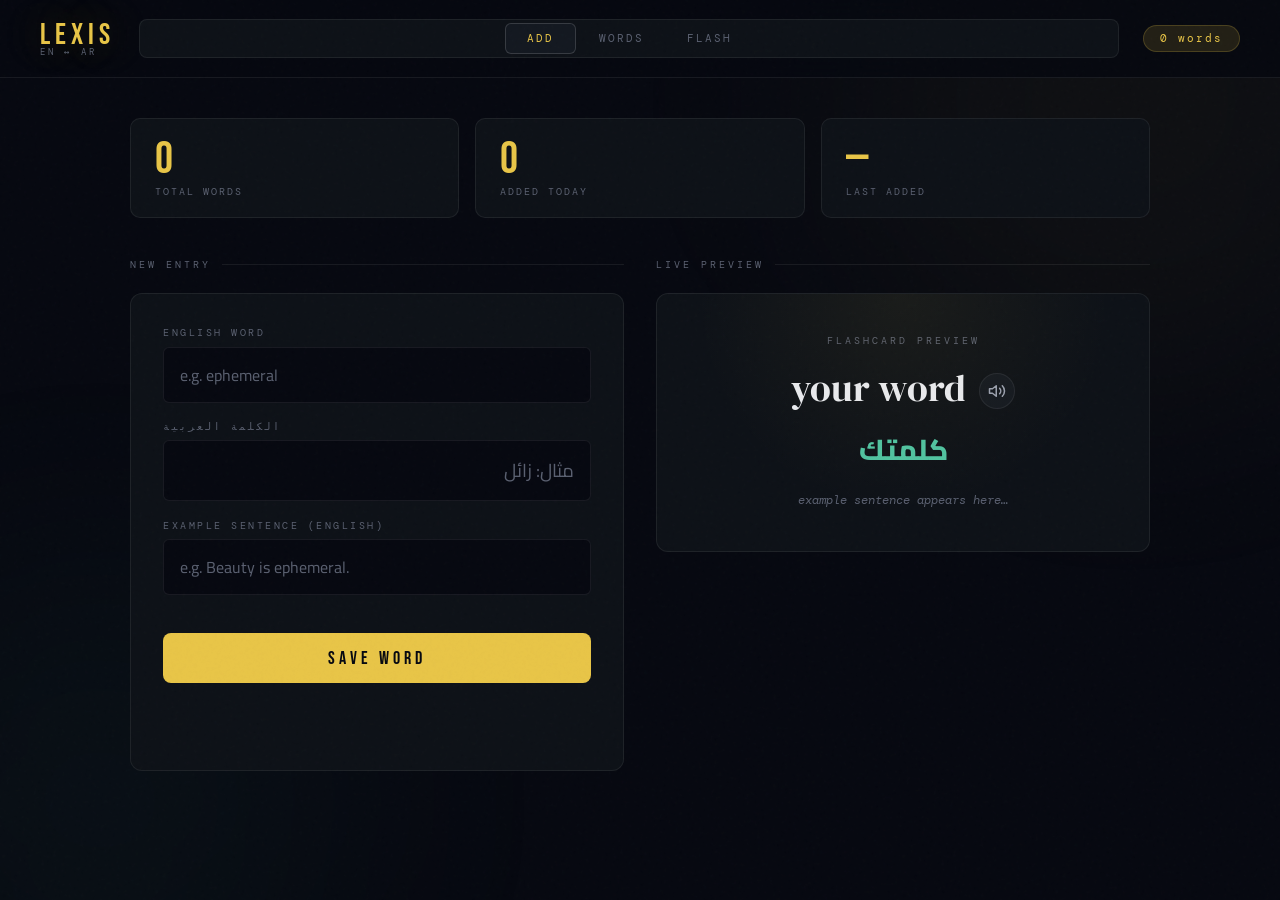
<file: index.html>
<!doctype html>
<html lang="en">
  <head>
    <meta charset="UTF-8" />
    <meta name="viewport" content="width=device-width, initial-scale=1.0" />
    <title>LEXIS — EN ↔ AR Vocabulary</title>
    <meta http-equiv="refresh" content="0; url=flashcard-app.html" />
  </head>
  <body>
    <p>
      If you are not redirected,
      <a href="flashcard-app.html">open the flashcard app</a>.
    </p>
  </body>
</html>
</file>
<file: style.css>
:root {
  --bg: #060810;
  --surface: #0d1117;
  --surface2: #131820;
  --border: rgba(255, 255, 255, 0.07);
  --border-bright: rgba(255, 255, 255, 0.15);
  --text: #e8eaf0;
  --text-dim: #5a6070;
  --text-mid: #9aa0b0;
  --accent: #e8c547;
  --accent-dim: rgba(232, 197, 71, 0.12);
  --accent2: #4fc3a1;
  --accent2-dim: rgba(79, 195, 161, 0.1);
  --red: #e85d47;
  --red-dim: rgba(232, 93, 71, 0.1);
}
*,
*::before,
*::after {
  margin: 0;
  padding: 0;
  box-sizing: border-box;
}
html {
  scroll-behavior: smooth;
}
body {
  font-family: "Cairo", sans-serif;
  background: var(--bg);
  color: var(--text);
  min-height: 100vh;
  overflow-x: hidden;
}
body::before {
  content: "";
  position: fixed;
  inset: 0;
  background-image: url("data:image/svg+xml,%3Csvg viewBox='0 0 256 256' xmlns='http://www.w3.org/2000/svg'%3E%3Cfilter id='n'%3E%3CfeTurbulence type='fractalNoise' baseFrequency='0.9' numOctaves='4' stitchTiles='stitch'/%3E%3C/filter%3E%3Crect width='100%25' height='100%25' filter='url(%23n)' opacity='0.04'/%3E%3C/svg%3E");
  pointer-events: none;
  z-index: 1000;
  opacity: 0.5;
}
.blob {
  position: fixed;
  border-radius: 50%;
  filter: blur(120px);
  pointer-events: none;
  z-index: 0;
}
.b1 {
  width: 600px;
  height: 600px;
  background: rgba(232, 197, 71, 0.04);
  top: -200px;
  right: -150px;
}
.b2 {
  width: 500px;
  height: 500px;
  background: rgba(79, 195, 161, 0.04);
  bottom: -150px;
  left: -150px;
}

.app {
  position: relative;
  z-index: 1;
  min-height: 100vh;
  display: flex;
  flex-direction: column;
}

/* HEADER */
header {
  display: grid;
  grid-template-columns: auto 1fr auto;
  align-items: center;
  gap: 1.5rem;
  padding: 1.2rem 2.5rem;
  border-bottom: 1px solid var(--border);
  position: sticky;
  top: 0;
  background: rgba(6, 8, 16, 0.9);
  backdrop-filter: blur(24px);
  z-index: 100;
}
.logo {
  font-family: "Bebas Neue", sans-serif;
  font-size: 1.9rem;
  letter-spacing: 5px;
  color: var(--accent);
  text-shadow: 0 0 40px rgba(232, 197, 71, 0.35);
  line-height: 1;
}
.logo small {
  display: block;
  font-family: "DM Mono", monospace;
  font-size: 0.58rem;
  letter-spacing: 3px;
  color: var(--text-dim);
  margin-top: -2px;
}
nav {
  display: flex;
  justify-content: center;
  gap: 2px;
  background: var(--surface);
  border: 1px solid var(--border);
  border-radius: 8px;
  padding: 3px;
}
nav button {
  padding: 0.45rem 1.3rem;
  border: none;
  border-radius: 6px;
  background: transparent;
  color: var(--text-dim);
  font-family: "DM Mono", monospace;
  font-size: 0.7rem;
  letter-spacing: 2px;
  text-transform: uppercase;
  cursor: pointer;
  transition: all 0.2s;
}
nav button:hover {
  color: var(--text);
}
nav button.active {
  background: var(--surface2);
  color: var(--accent);
  border: 1px solid var(--border-bright);
}
.badge {
  background: var(--accent-dim);
  border: 1px solid rgba(232, 197, 71, 0.2);
  color: var(--accent);
  font-family: "DM Mono", monospace;
  font-size: 0.68rem;
  letter-spacing: 2px;
  padding: 0.35rem 1rem;
  border-radius: 100px;
  white-space: nowrap;
}

main {
  flex: 1;
  padding: 2.5rem 2.5rem 5rem;
  max-width: 1100px;
  margin: 0 auto;
  width: 100%;
}

.panel {
  display: none;
  animation: fu 0.3s ease;
}
.panel.visible {
  display: block;
}
@keyframes fu {
  from {
    opacity: 0;
    transform: translateY(14px);
  }
  to {
    opacity: 1;
    transform: translateY(0);
  }
}

/* ── ADD PANEL ── */
.stats-strip {
  display: grid;
  grid-template-columns: repeat(3, 1fr);
  gap: 1rem;
  margin-bottom: 2.5rem;
}
.stat-box {
  background: var(--surface);
  border: 1px solid var(--border);
  border-radius: 10px;
  padding: 1.2rem 1.5rem;
}
.sv {
  font-family: "Bebas Neue", sans-serif;
  font-size: 2.8rem;
  color: var(--accent);
  line-height: 1;
}
.sl {
  font-family: "DM Mono", monospace;
  font-size: 0.62rem;
  letter-spacing: 2px;
  text-transform: uppercase;
  color: var(--text-dim);
  margin-top: 2px;
}

.add-grid {
  display: grid;
  grid-template-columns: 1fr 1fr;
  gap: 2rem;
  align-items: start;
}
@media (max-width: 680px) {
  .add-grid {
    grid-template-columns: 1fr;
  }
}

.sec-lbl {
  font-family: "DM Mono", monospace;
  font-size: 0.65rem;
  letter-spacing: 3px;
  text-transform: uppercase;
  color: var(--text-dim);
  margin-bottom: 1.4rem;
  display: flex;
  align-items: center;
  gap: 0.7rem;
}
.sec-lbl::after {
  content: "";
  flex: 1;
  height: 1px;
  background: var(--border);
}

.form-box {
  background: var(--surface);
  border: 1px solid var(--border);
  border-radius: 12px;
  padding: 2rem;
  transition: border-color 0.3s;
}
.form-box:focus-within {
  border-color: var(--border-bright);
}

.field {
  margin-bottom: 1.1rem;
}
.field:last-of-type {
  margin-bottom: 0;
}
.field label {
  display: block;
  font-family: "DM Mono", monospace;
  font-size: 0.62rem;
  letter-spacing: 2.5px;
  text-transform: uppercase;
  color: var(--text-dim);
  margin-bottom: 0.45rem;
}
.field input {
  width: 100%;
  background: var(--bg);
  border: 1px solid var(--border);
  border-radius: 6px;
  padding: 0.75rem 1rem;
  color: var(--text);
  font-family: "Cairo", sans-serif;
  font-size: 1rem;
  transition:
    border-color 0.2s,
    box-shadow 0.2s;
}
.field input::placeholder {
  color: var(--text-dim);
}
.field input:focus {
  outline: none;
  border-color: rgba(232, 197, 71, 0.4);
  box-shadow: 0 0 0 3px rgba(232, 197, 71, 0.05);
}
.field input.ar {
  direction: rtl;
  font-size: 1.15rem;
}
.field input.ar:focus {
  border-color: rgba(79, 195, 161, 0.4);
  box-shadow: 0 0 0 3px rgba(79, 195, 161, 0.05);
}

.save-btn {
  width: 100%;
  margin-top: 1.3rem;
  padding: 0.9rem;
  background: var(--accent);
  color: var(--bg);
  border: none;
  border-radius: 8px;
  font-family: "Bebas Neue", sans-serif;
  font-size: 1.1rem;
  letter-spacing: 4px;
  cursor: pointer;
  transition:
    opacity 0.2s,
    transform 0.15s;
}
.save-btn:hover {
  opacity: 0.9;
}
.save-btn:active {
  transform: scale(0.98);
}

.toast {
  display: flex;
  align-items: center;
  gap: 0.5rem;
  margin-top: 0.9rem;
  padding: 0.7rem 1rem;
  background: var(--accent2-dim);
  border: 1px solid rgba(79, 195, 161, 0.2);
  border-radius: 6px;
  color: var(--accent2);
  font-family: "DM Mono", monospace;
  font-size: 0.75rem;
  letter-spacing: 1px;
  opacity: 0;
  transform: translateY(4px);
  transition: all 0.3s;
}
.toast.show {
  opacity: 1;
  transform: translateY(0);
}

/* Preview */
.preview-box {
  background: var(--surface);
  border: 1px solid var(--border);
  border-radius: 12px;
  padding: 2.5rem 2rem;
  min-height: 240px;
  display: flex;
  flex-direction: column;
  align-items: center;
  justify-content: center;
  text-align: center;
  position: relative;
  overflow: hidden;
}
.preview-box::before {
  content: "";
  position: absolute;
  inset: 0;
  background: radial-gradient(
    ellipse at 50% 0%,
    rgba(232, 197, 71, 0.06) 0%,
    transparent 60%
  );
  pointer-events: none;
}
.prev-tag {
  font-family: "DM Mono", monospace;
  font-size: 0.6rem;
  letter-spacing: 3px;
  text-transform: uppercase;
  color: var(--text-dim);
  margin-bottom: 1.2rem;
}
.prev-en {
  font-family: "DM Serif Display", serif;
  font-size: 2.4rem;
  color: var(--text);
  line-height: 1.1;
  margin-bottom: 0.4rem;
  transition: all 0.25s;
}
.prev-ar {
  font-size: 1.8rem;
  font-weight: 800;
  color: var(--accent2);
  direction: rtl;
  margin-bottom: 0.9rem;
  transition: all 0.25s;
}
.prev-ex {
  font-family: "DM Mono", monospace;
  font-size: 0.76rem;
  color: var(--text-dim);
  font-style: italic;
  max-width: 260px;
  line-height: 1.7;
  transition: all 0.25s;
}

/* ── LIST PANEL ── */
.list-bar {
  display: flex;
  gap: 1rem;
  margin-bottom: 1.5rem;
  align-items: center;
}
.srch-wrap {
  flex: 1;
  position: relative;
}
.srch-wrap svg {
  position: absolute;
  left: 1rem;
  top: 50%;
  transform: translateY(-50%);
  opacity: 0.3;
}
.srch-wrap input {
  width: 100%;
  background: var(--surface);
  border: 1px solid var(--border);
  border-radius: 8px;
  padding: 0.7rem 1rem 0.7rem 2.6rem;
  color: var(--text);
  font-family: "Cairo", sans-serif;
  font-size: 0.9rem;
  transition: border-color 0.2s;
}
.srch-wrap input::placeholder {
  color: var(--text-dim);
}
.srch-wrap input:focus {
  outline: none;
  border-color: var(--border-bright);
}
.cnt-pill {
  background: var(--surface2);
  border: 1px solid var(--border);
  border-radius: 100px;
  padding: 0.45rem 1rem;
  font-family: "DM Mono", monospace;
  font-size: 0.7rem;
  color: var(--text-dim);
  letter-spacing: 1px;
  white-space: nowrap;
}
.word-grid {
  display: grid;
  grid-template-columns: repeat(auto-fill, minmax(270px, 1fr));
  gap: 1rem;
}
.wcard {
  background: var(--surface);
  border: 1px solid var(--border);
  border-radius: 10px;
  padding: 1.4rem;
  position: relative;
  transition:
    border-color 0.25s,
    transform 0.2s;
  overflow: hidden;
}
.wcard::before {
  content: "";
  position: absolute;
  top: 0;
  left: 0;
  right: 0;
  height: 2px;
  background: linear-gradient(90deg, var(--accent), var(--accent2));
  opacity: 0;
  transition: opacity 0.25s;
}
.wcard:hover {
  border-color: var(--border-bright);
  transform: translateY(-2px);
}
.wcard:hover::before {
  opacity: 1;
}
.wc-en {
  font-family: "DM Serif Display", serif;
  font-size: 1.4rem;
  color: var(--text);
  margin-bottom: 0.25rem;
}
.wc-ar {
  font-size: 1.15rem;
  font-weight: 700;
  color: var(--accent2);
  direction: rtl;
  margin-bottom: 0.8rem;
}
.wc-ex {
  font-family: "DM Mono", monospace;
  font-size: 0.7rem;
  color: var(--text-dim);
  font-style: italic;
  line-height: 1.6;
  border-top: 1px solid var(--border);
  padding-top: 0.75rem;
}
.wc-del {
  position: absolute;
  top: 1rem;
  right: 1rem;
  background: transparent;
  border: 1px solid transparent;
  border-radius: 6px;
  width: 26px;
  height: 26px;
  display: flex;
  align-items: center;
  justify-content: center;
  cursor: pointer;
  color: var(--text-dim);
  font-size: 0.75rem;
  transition: all 0.2s;
  opacity: 0;
}
.wcard:hover .wc-del {
  opacity: 1;
}
.wc-del:hover {
  background: var(--red-dim);
  border-color: rgba(232, 93, 71, 0.3);
  color: var(--red);
}
.empty-msg {
  grid-column: 1/-1;
  text-align: center;
  padding: 5rem 2rem;
  color: var(--text-dim);
  font-family: "DM Mono", monospace;
  font-size: 0.82rem;
  letter-spacing: 1px;
  line-height: 2.2;
}
.empty-msg span {
  display: block;
  font-family: "Bebas Neue", sans-serif;
  font-size: 3.5rem;
  letter-spacing: 4px;
  color: var(--border-bright);
  margin-bottom: 0.5rem;
}

/* ── FLASH PANEL ── */
.flash-wrap {
  display: grid;
  grid-template-columns: 1fr 300px;
  gap: 2rem;
  align-items: start;
}
@media (max-width: 780px) {
  .flash-wrap {
    grid-template-columns: 1fr;
  }
}

.flash-top {
  display: flex;
  align-items: center;
  gap: 1rem;
  margin-bottom: 1.2rem;
}
.fpos {
  font-family: "Bebas Neue", sans-serif;
  font-size: 1.2rem;
  letter-spacing: 2px;
  color: var(--text-dim);
  white-space: nowrap;
}
.fpos strong {
  color: var(--accent);
  font-size: 2rem;
}
.prog-track {
  flex: 1;
  height: 3px;
  background: var(--surface2);
  border-radius: 2px;
  overflow: hidden;
}
.prog-bar {
  height: 100%;
  background: linear-gradient(90deg, var(--accent), var(--accent2));
  border-radius: 2px;
  transition: width 0.5s cubic-bezier(0.4, 0, 0.2, 1);
}

/* CARD 3D */
.scene {
  perspective: 1400px;
  cursor: pointer;
  margin-bottom: 1.5rem;
  user-select: none;
}
.flipper {
  position: relative;
  width: 100%;
  padding-top: 56%;
  transform-style: preserve-3d;
  transition: transform 0.7s cubic-bezier(0.4, 0, 0.2, 1);
}
.flipper.flipped {
  transform: rotateY(180deg);
}
.face {
  position: absolute;
  inset: 0;
  backface-visibility: hidden;
  border-radius: 16px;
  display: flex;
  flex-direction: column;
  align-items: center;
  justify-content: center;
  padding: 3rem;
  overflow: hidden;
}
.face-f {
  background: var(--surface);
  border: 1px solid var(--border);
}
.face-f::before {
  content: "";
  position: absolute;
  inset: 0;
  background: radial-gradient(
    ellipse at 30% 15%,
    rgba(232, 197, 71, 0.07) 0%,
    transparent 55%
  );
}
.face-f::after {
  content: "EN";
  position: absolute;
  bottom: 1.2rem;
  right: 1.5rem;
  font-family: "Bebas Neue", sans-serif;
  font-size: 5rem;
  color: rgba(255, 255, 255, 0.025);
  letter-spacing: 6px;
}
.face-b {
  background: linear-gradient(140deg, #0c1a14 0%, #09141f 100%);
  border: 1px solid rgba(79, 195, 161, 0.12);
  transform: rotateY(180deg);
}
.face-b::before {
  content: "";
  position: absolute;
  inset: 0;
  background: radial-gradient(
    ellipse at 70% 85%,
    rgba(79, 195, 161, 0.09) 0%,
    transparent 55%
  );
}
.face-b::after {
  content: "AR";
  position: absolute;
  bottom: 1.2rem;
  left: 1.5rem;
  font-family: "Bebas Neue", sans-serif;
  font-size: 5rem;
  color: rgba(79, 195, 161, 0.04);
  letter-spacing: 6px;
}
.ctag {
  position: absolute;
  top: 1.3rem;
  left: 1.6rem;
  font-family: "DM Mono", monospace;
  font-size: 0.6rem;
  letter-spacing: 3px;
  text-transform: uppercase;
  color: var(--text-dim);
}
.face-b .ctag {
  color: rgba(79, 195, 161, 0.35);
  left: auto;
  right: 1.6rem;
}
.c-en-w {
  font-family: "DM Serif Display", serif;
  font-size: clamp(1.9rem, 5vw, 3.5rem);
  color: var(--text);
  text-align: center;
  line-height: 1.1;
  margin-bottom: 0.9rem;
  position: relative;
}
.c-en-ex {
  font-family: "DM Mono", monospace;
  font-size: 0.8rem;
  color: var(--text-dim);
  font-style: italic;
  text-align: center;
  max-width: 85%;
  line-height: 1.7;
  position: relative;
}
.c-ar-w {
  font-size: clamp(2rem, 5vw, 3.2rem);
  font-weight: 900;
  color: var(--accent2);
  text-align: center;
  direction: rtl;
  line-height: 1.2;
  position: relative;
  text-shadow: 0 0 50px rgba(79, 195, 161, 0.25);
}
.flip-hint {
  text-align: center;
  font-family: "DM Mono", monospace;
  font-size: 0.65rem;
  letter-spacing: 2.5px;
  color: var(--text-dim);
  text-transform: uppercase;
  margin-bottom: 1.3rem;
}
.flip-hint span {
  display: inline-block;
  animation: bob 1.8s ease-in-out infinite;
}
@keyframes bob {
  0%,
  100% {
    transform: translateY(0);
  }
  50% {
    transform: translateY(-3px);
  }
}
.card-acts {
  display: grid;
  grid-template-columns: 1fr 1fr 1fr;
  gap: 0.7rem;
}
.ca {
  padding: 0.72rem;
  border-radius: 8px;
  border: 1px solid var(--border);
  background: var(--surface);
  color: var(--text-mid);
  font-family: "DM Mono", monospace;
  font-size: 0.68rem;
  letter-spacing: 1.5px;
  text-transform: uppercase;
  cursor: pointer;
  transition: all 0.2s;
  display: flex;
  align-items: center;
  justify-content: center;
  gap: 0.4rem;
}
.ca:hover:not(:disabled) {
  border-color: var(--border-bright);
  color: var(--text);
  background: var(--surface2);
}
.ca:disabled {
  opacity: 0.2;
  cursor: not-allowed;
}
.ca.flip {
  background: var(--accent-dim);
  border-color: rgba(232, 197, 71, 0.2);
  color: var(--accent);
}
.ca.flip:hover {
  background: rgba(232, 197, 71, 0.2);
}

/* SIDEBAR */
.sidebar {
  display: flex;
  flex-direction: column;
  gap: 1rem;
}
.sbox {
  background: var(--surface);
  border: 1px solid var(--border);
  border-radius: 10px;
  padding: 1.4rem;
}
.stitle {
  font-family: "DM Mono", monospace;
  font-size: 0.62rem;
  letter-spacing: 2.5px;
  text-transform: uppercase;
  color: var(--text-dim);
  margin-bottom: 1rem;
}
.tog-row {
  display: flex;
  align-items: center;
  justify-content: space-between;
  margin-bottom: 0.9rem;
  font-size: 0.85rem;
  color: var(--text-mid);
}
.tog {
  position: relative;
  width: 38px;
  height: 22px;
  cursor: pointer;
}
.tog input {
  opacity: 0;
  width: 0;
  height: 0;
}
.tog-track {
  position: absolute;
  inset: 0;
  background: var(--surface2);
  border: 1px solid var(--border);
  border-radius: 100px;
  transition: background 0.3s;
}
.tog input:checked + .tog-track {
  background: var(--accent);
  border-color: var(--accent);
}
.tog-thumb {
  position: absolute;
  top: 3px;
  left: 3px;
  width: 14px;
  height: 14px;
  background: white;
  border-radius: 50%;
  transition: transform 0.3s;
}
.tog input:checked ~ .tog-thumb {
  transform: translateX(16px);
}
.rst-btn {
  width: 100%;
  padding: 0.65rem;
  border-radius: 6px;
  border: 1px solid var(--border);
  background: transparent;
  color: var(--text-mid);
  font-family: "DM Mono", monospace;
  font-size: 0.68rem;
  letter-spacing: 1.5px;
  text-transform: uppercase;
  cursor: pointer;
  transition: all 0.2s;
}
.rst-btn:hover {
  border-color: var(--accent);
  color: var(--accent);
}
.deck-list {
  display: flex;
  flex-direction: column;
  gap: 3px;
  max-height: 320px;
  overflow-y: auto;
}
.deck-list::-webkit-scrollbar {
  width: 3px;
}
.deck-list::-webkit-scrollbar-thumb {
  background: var(--border-bright);
  border-radius: 2px;
}
.di {
  display: flex;
  align-items: center;
  gap: 0.7rem;
  padding: 0.45rem 0.6rem;
  border-radius: 6px;
  cursor: pointer;
  transition: background 0.15s;
  border: 1px solid transparent;
}
.di:hover {
  background: var(--surface2);
}
.di.cur {
  background: var(--accent-dim);
  border-color: rgba(232, 197, 71, 0.15);
}
.di-n {
  font-family: "DM Mono", monospace;
  font-size: 0.62rem;
  color: var(--text-dim);
  min-width: 20px;
}
.di.cur .di-n {
  color: var(--accent);
}
.di-w {
  font-size: 0.83rem;
  color: var(--text-mid);
}
.di.cur .di-w {
  color: var(--text);
  font-weight: 600;
}

.no-flash {
  text-align: center;
  padding: 5rem 2rem;
  color: var(--text-dim);
}
.no-flash big {
  display: block;
  font-family: "Bebas Neue", sans-serif;
  font-size: 4rem;
  letter-spacing: 5px;
  color: var(--border-bright);
  margin-bottom: 0.5rem;
}
.no-flash p {
  font-family: "DM Mono", monospace;
  font-size: 0.8rem;
  letter-spacing: 1px;
}

@media (max-width: 580px) {
  header {
    padding: 1rem;
    grid-template-columns: auto 1fr;
  }
  .badge {
    display: none;
  }
  main {
    padding: 1.5rem 1rem 4rem;
  }
  .stats-strip {
    gap: 0.6rem;
  }
  .sv {
    font-size: 2rem;
  }
  .face {
    padding: 1.5rem;
  }
}

/* ── SPEECH TEXT-TO-SPEECH (TTS) BUTTONS ── */
.speak-btn {
  background: var(--surface2);
  border: 1px solid var(--border);
  color: var(--text-mid);
  border-radius: 50%;
  width: 36px;
  height: 36px;
  display: inline-flex;
  align-items: center;
  justify-content: center;
  cursor: pointer;
  transition: all 0.2s cubic-bezier(0.4, 0, 0.2, 1);
  padding: 0;
}
.speak-btn:hover {
  background: rgba(232, 197, 71, 0.08);
  border-color: rgba(232, 197, 71, 0.4);
  color: var(--accent);
  transform: scale(1.08);
  box-shadow: 0 0 12px rgba(232, 197, 71, 0.15);
}
.speak-btn:active {
  transform: scale(0.95);
}
.speak-btn svg {
  display: block;
}

/* Compact layout for list cards */
.speak-btn.sm {
  width: 26px;
  height: 26px;
}
.speak-btn.sm svg {
  width: 12px;
  height: 12px;
}

/* Layout Wrappers */
.prev-en-wrap {
  display: flex;
  align-items: center;
  gap: 0.8rem;
  margin-bottom: 0.4rem;
}
.wc-en-wrap {
  display: flex;
  align-items: center;
  gap: 0.6rem;
  margin-bottom: 0.25rem;
}
.c-en-wrap {
  display: flex;
  align-items: center;
  gap: 1rem;
  margin-bottom: 0.9rem;
  justify-content: center;
}
</file>
